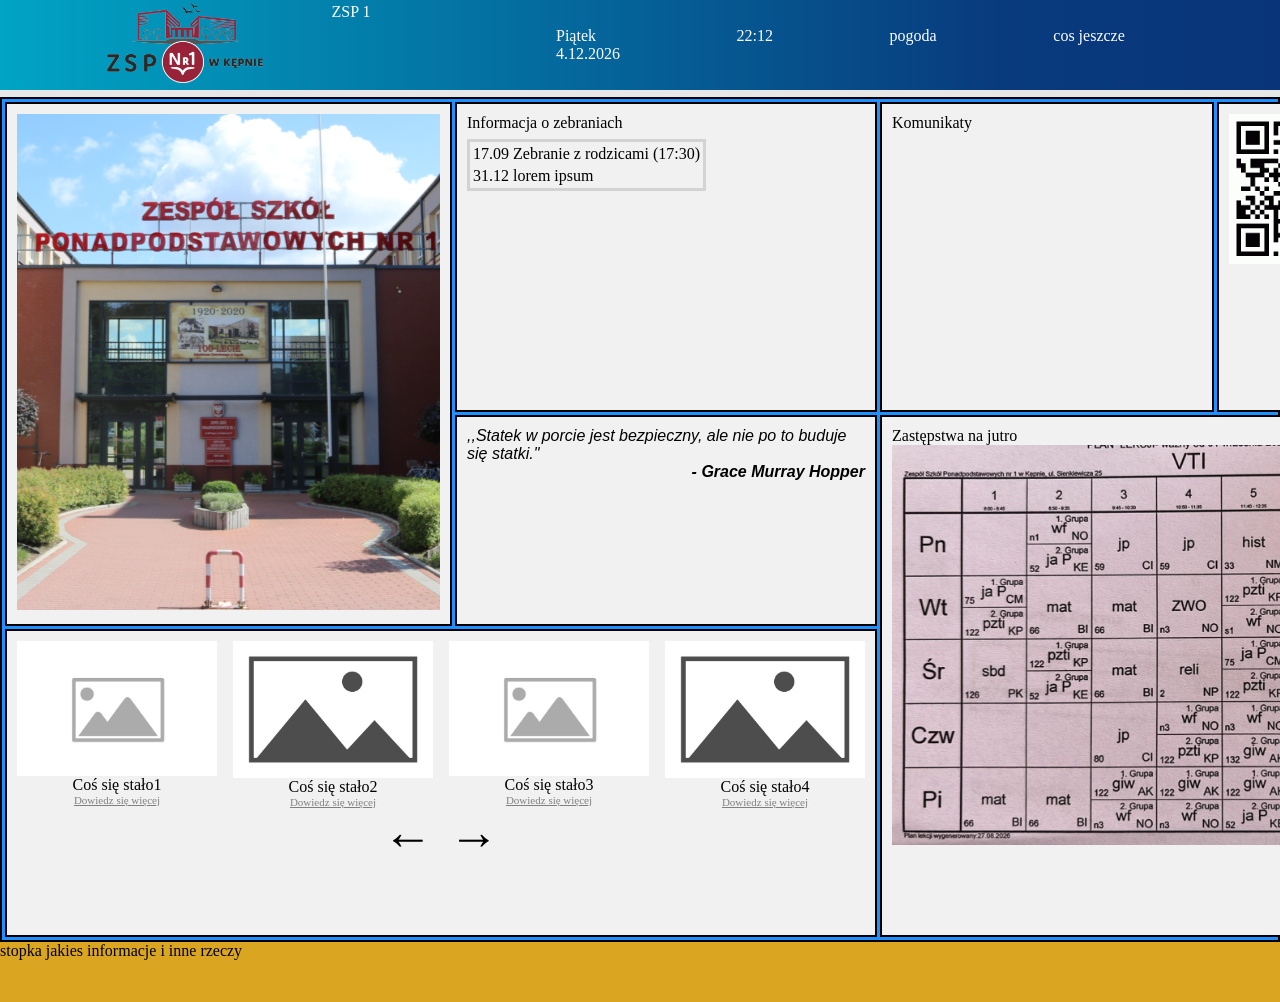
<file: szkic/index.html>
<!DOCTYPE html>
<html lang="pl-PL">
<head>
    <meta charset="UTF-8">
    <meta name="viewport" content="width=device-width, initial-scale=1.0">
    <link rel="stylesheet" href="style.css">
    <title>szkic</title>
</head>
<body>
    <div class="header-wrapper">
        <header>
            <div class="lewo">
                <div class="logo">
                    <img src="../prototyp/img/logo.png" height="80dvh" width="auto">
                </div>
                <div class="nazwa">
                    ZSP 1
                </div>
            </div>
            <div class="prawo">
                <div class="dzienData">
                    <span id="dzien">dzien tygodnia</span>
                    <span id="data">data</span>
                </div>
                <div class="czas">
                    <span id="czas">czas</span>
                </div>
                <div class="pogoda">
                    <span>pogoda</span>
                </div>
                <div class="cos">
                    <span>cos jeszcze</span>
                </div>
            </div>
        </header>
    </div>
    <main>
        <div class="zdjecie">
            <img src="../prototyp/img/zdjecieszkoly.png">
        </div>
        <div class="informacja">
            <span>Informacja o zebraniach</span>
            <table class="informacje-table">
                <tr>
                    <td>17.09</td>
                    <td>Zebranie z rodzicami (17:30)</td>
                </tr>
                <tr>
                    <td>31.12</td>
                    <td>lorem ipsum</td>
                </tr>
            </table>
        </div>
        <div class="komunikaty">
            <span>Komunikaty</span>
        </div>
        <div class="kodqr">
            <img src="../prototyp/img/qr.png" width="150" height="auto">
        </div>
        <div class="zastepstwa">
            <span>Zastępstwa na jutro</span>
            <br/>
            <img src="../prototyp/img/proto-zastepstwa.png" width="auto" height="400">
        </div>
        <div class="cytat">
            <span class="cytat-span"><i>,,Statek w porcie jest bezpieczny, ale nie po to buduje się statki."</i></span>
            <br>
            <span class="autor-span">- Grace Murray Hopper</span>
        </div>
        <div class="zdjecia">
            <div class="slider">
                <div class="wydarzenie" id="wydarzenie1">
                    <img src="../prototyp/img/placeholder.svg" height="auto" width="200">
                    <div class="tekst-pod">
                        <span class="duzy">Coś się stało1</span>
                        <a class="maly" href="#">Dowiedz się więcej</a>
                    </div>
                </div>
                <div class="wydarzenie" id="wydarzenie2">
                    <img src="../prototyp/img/placeholder2.jpg" height="auto" width="200">
                    <div class="tekst-pod">
                        <span class="duzy">Coś się stało2</span>
                        <a class="maly" href="#">Dowiedz się więcej</a>
                    </div>
                </div>
                <div class="wydarzenie" id="wydarzenie3">
                    <img src="../prototyp/img/placeholder.svg" height="auto" width="200">
                    <div class="tekst-pod">
                        <span class="duzy">Coś się stało3</span>
                        <a class="maly" href="#">Dowiedz się więcej</a>
                    </div>
                </div>
                <div class="wydarzenie" id="wydarzenie4">
                    <img src="../prototyp/img/placeholder2.jpg" height="auto" width="200">
                    <div class="tekst-pod">
                        <span class="duzy">Coś się stało4</span>
                        <a class="maly" href="#">Dowiedz się więcej</a>
                    </div>
                </div>
                <div class="wydarzenie" id="wydarzenie5">
                    <img src="../prototyp/img/placeholder2.jpg" height="auto" width="200">
                    <div class="tekst-pod">
                        <span class="duzy">Coś się stało5</span>
                        <a class="maly" href="#">Dowiedz się więcej</a>
                    </div>
                </div>
                <div class="wydarzenie" id="wydarzenie6">
                    <img src="../prototyp/img/placeholder2.jpg" height="auto" width="200">
                    <div class="tekst-pod">
                        <span class="duzy">Coś się stało6</span>
                        <a class="maly" href="#">Dowiedz się więcej</a>
                    </div>
                </div>
                <div class="wydarzenie" id="wydarzenie1-klon">
                    <img src="../prototyp/img/placeholder.svg" height="auto" width="200">
                    <div class="tekst-pod">
                        <span class="duzy">Coś się stało1</span>
                        <a class="maly" href="#">Dowiedz się więcej</a>
                    </div>
                </div>
                <div class="wydarzenie" id="wydarzenie2-klon">
                    <img src="../prototyp/img/placeholder2.jpg" height="auto" width="200">
                    <div class="tekst-pod">
                        <span class="duzy">Coś się stało2</span>
                        <a class="maly" href="#">Dowiedz się więcej</a>
                    </div>
                </div>
                <div class="wydarzenie" id="wydarzenie3-klon">
                    <img src="../prototyp/img/placeholder.svg" height="auto" width="200">
                    <div class="tekst-pod">
                        <span class="duzy">Coś się stało3</span>
                        <a class="maly" href="#">Dowiedz się więcej</a>
                    </div>
                </div>
                <div class="wydarzenie" id="wydarzenie4-klon">
                    <img src="../prototyp/img/placeholder2.jpg" height="auto" width="200">
                    <div class="tekst-pod">
                        <span class="duzy">Coś się stało4</span>
                        <a class="maly" href="#">Dowiedz się więcej</a>
                    </div>
                </div>
            </div>
            <div class="przyciski-zdjec">
                <script>
                    let n = 1;
                </script>
                <button id="poprzedni" onclick="poprzedni(n); n==1 ? n=6 : n--;">&#8592;</button>
                <button id="nastepny" onclick="nastepny(n); n==6 ? n=1 : n++;">&#8594;</button>
            </div>
        </div>
    </main>
    <footer>
        stopka jakies informacje i inne rzeczy
    </footer>
    <script src="script.js"></script>
</body>
</html>
</file>
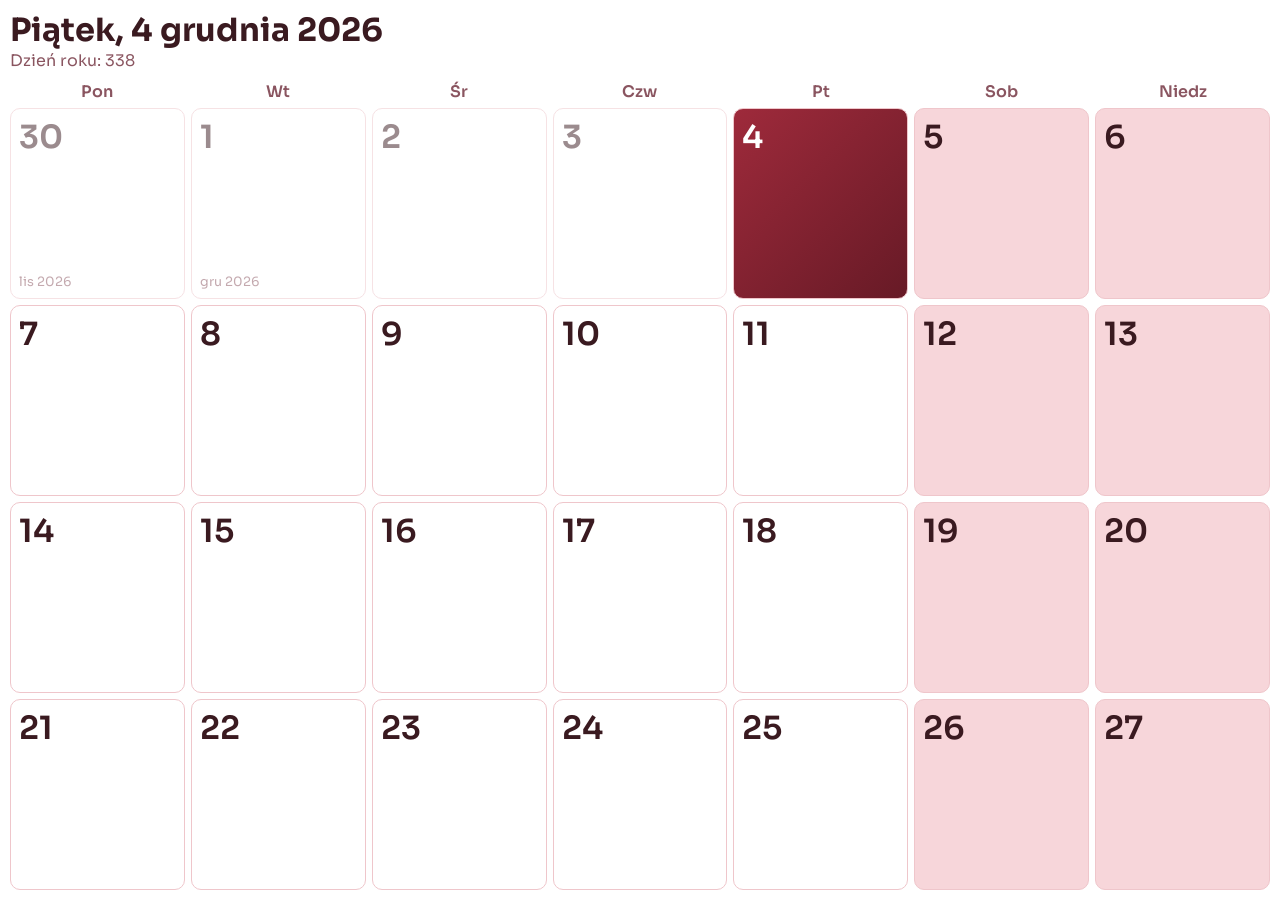
<file: kalendarz-iframe.html>
<!DOCTYPE html>
<html lang="pl">
<head>
<meta charset="utf-8">
<meta name="viewport" content="width=device-width, initial-scale=1">
<title>Kalendarz</title>
<link rel="preconnect" href="https://fonts.googleapis.com">
<link rel="preconnect" href="https://fonts.gstatic.com" crossorigin>
<link href="https://fonts.googleapis.com/css2?family=Sora:wght@400;600;700&display=swap" rel="stylesheet">
<style>
  * { box-sizing: border-box; font-family: 'Sora', sans-serif; }
  html, body { height: 100%; margin: 0; background: transparent; }

  .cal { height: 100%; display: flex; flex-direction: column; padding: 10px; color: #3a1a20; }
  .cal h1 { margin: 0; font-size: 2rem; }
  .cal p  { margin: 0 0 10px; color: #8a5560; }

  .grid {
    flex: 1; min-height: 0;
    display: grid;
    grid-template-columns: repeat(7, 1fr);
    grid-template-rows: auto repeat(4, 1fr);
    gap: 6px;
  }
  .dow { text-align: center; font-weight: 600; color: #8a5560; }

  .day {
    display: flex; flex-direction: column; overflow: hidden;
    padding: 8px; background: #fff;
    border: 1px solid #efc6cb; border-radius: 10px;
  }
  .n { font-size: 2rem; font-weight: 600; }
  .m { margin-top: auto; font-size: .8rem; color: #8a5560; }

  .weekend { background: #f7d6da; }
  .past    { opacity: .5; }
  .today   { background: linear-gradient(135deg, #9E2A3B, #671a26); color: #fff; opacity: 1; }
  .today .m { color: #fff; }

  @media (max-width: 500px) {
  .cal h1 { font-size: 1.2rem; }
  .n { font-size: 1.1rem; }
  .day { padding: 4px; border-radius: 6px; }
  .m { font-size: .55rem; }
  .grid { gap: 3px; }
}
</style>
</head>
<body>

<div class="cal">
  <h1 id="tytul"></h1>
  <p id="info"></p>
  <div class="grid" id="siatka"></div>
</div>

<script>
function rysuj() {
  const dzis = new Date();
  dzis.setHours(0, 0, 0, 0);

  const data = dzis.toLocaleDateString("pl-PL", { weekday: "long", day: "numeric", month: "long", year: "numeric" });
  const dzienRoku = Math.round((dzis - new Date(dzis.getFullYear(), 0, 0)) / 86400000);
  document.getElementById("tytul").textContent = data[0].toUpperCase() + data.slice(1);
  document.getElementById("info").textContent = "Dzień roku: " + dzienRoku;

  const start = new Date(dzis);
  start.setDate(start.getDate() - (dzis.getDay() + 6) % 7);

  let html = ["Pon", "Wt", "Śr", "Czw", "Pt", "Sob", "Niedz"]
    .map(d => `<div class="dow">${d}</div>`).join("");

  for (let i = 0; i < 28; i++) {
    const d = new Date(start);
    d.setDate(start.getDate() + i);

    let klasy = "day";
    if (d.getDay() === 0 || d.getDay() === 6) klasy += " weekend";
    if (d < dzis) klasy += " past";
    if (d.getTime() === dzis.getTime()) klasy += " today";

    const miesiac = (i === 0 || d.getDate() === 1)
      ? d.toLocaleDateString("pl-PL", { month: "short", year: "numeric" }) : "";

    html += `<div class="${klasy}"><div class="n">${d.getDate()}</div><div class="m">${miesiac}</div></div>`;
  }
  document.getElementById("siatka").innerHTML = html;
}

rysuj();
setInterval(rysuj, 60000);
</script>
</body>
</html>
</file>
<file: szkic/style.css>
html, body {
    max-height: 100dvh;
    margin: 0;
}
body {
    background-color: rgb(231, 231, 231);
}
.header-wrapper {
    background: linear-gradient(270deg,rgba(9, 52, 121, 1) 0%, rgba(8, 59, 126, 1) 22%, rgba(0, 164, 196, 1) 100%);
    color: white;
    height: 10dvh;
    align-items: center;
    display: flex;
}
header {
    margin-left: 3%;
    margin-right: 3%;
    width: 94%;
    display: flex;
    flex-direction: row;
    align-items: center;
}
.lewo, .prawo{
    display: flex;
    width: 100%;
    flex-direction: row;
    justify-content: space-evenly;
}
.lewo {
    flex-basis: 33.33%;
}
.prawo {
    flex-basis: 66.66%;
}
.dzienData {
    display: flex;
    flex-direction: column;
}
main {
    display: grid;
    gap: 3px;
    margin-top: 0.75dvh;
    background-color: dodgerblue;
    grid-template-columns: repeat(auto-fit, minmax(min(100%, 200px), 1fr)), repeat(auto-fit, minmax(min(100%, 200px), 1fr)), repeat(auto-fit, minmax(min(100%, 200px), 1fr)), repeat(auto-fit, minmax(min(100%, 200px), 1fr)), repeat(auto-fit, minmax(min(100%, 200px), 1fr));
    grid-template-rows: repeat(auto-fit, minmax(min(100%, 200px), 1fr)), repeat(auto-fit, minmax(min(100%, 200px), 1fr));
    min-height: 75dvh;
    border: 2px solid black;
    padding: 3px;
}
main > div {
    background-color: #f1f1f1;
    border: 2px solid black;
    padding: 10px;
}
.zdjecie {
    grid-row-start: 1;
    grid-row-end: 3;
}
.informacje-table {
    margin-top: 0.75dvh;
    border: 3px solid lightgray;
}
.komunikaty {
    grid-column-start: 3;
    grid-column-end: 5;
}
.zastepstwa {
    grid-column-start: 3;
    grid-column-end: 6;
    grid-row-start: 2;
    grid-row-end: 4;
}
.zdjecia {
    grid-column-start: 1;
    grid-column-end: 3;
    grid-row-start: 3;
    grid-row-end: 4;
    display: flex;
    flex-direction: column;
    align-items: center;
    justify-items: center;
}
.slider {
    display: inline-block;
    display: flex;
    flex-direction: row;
    gap: 1rem;
}
.wydarzenie {
    display: flex;
    flex-direction: column;
    align-items: center;
}
#wydarzenie5, #wydarzenie6, #wydarzenie1-klon, #wydarzenie2-klon, #wydarzenie3-klon, #wydarzenie4-klon {
    display: none;
}
.tekst-pod {
    display: flex;
    flex-direction: column;
    align-items: center;
}
.maly {
    font-size: 11px;
    color: gray;
}
#poprzedni, #nastepny {
    cursor: pointer;
    border: none;
    font-size: 50px;
    background: none;
}
#poprzedni:hover, #nastepny:hover {
    background-color: lightblue;
}
.cytat-span{
    font-family:'Lucida Sans', 'Lucida Sans Regular', 'Lucida Grande', 'Lucida Sans Unicode', Geneva, Verdana, sans-serif;
}
.autor-span {
    font-family: 'Lucida Sans', 'Lucida Sans Regular', 'Lucida Grande', 'Lucida Sans Unicode', Geneva, Verdana, sans-serif;
    font-style: italic;
    font-weight: bolder;
    float: right;
}
footer {
    background-color: goldenrod;
    height: 6.75dvh;
}
</file>
